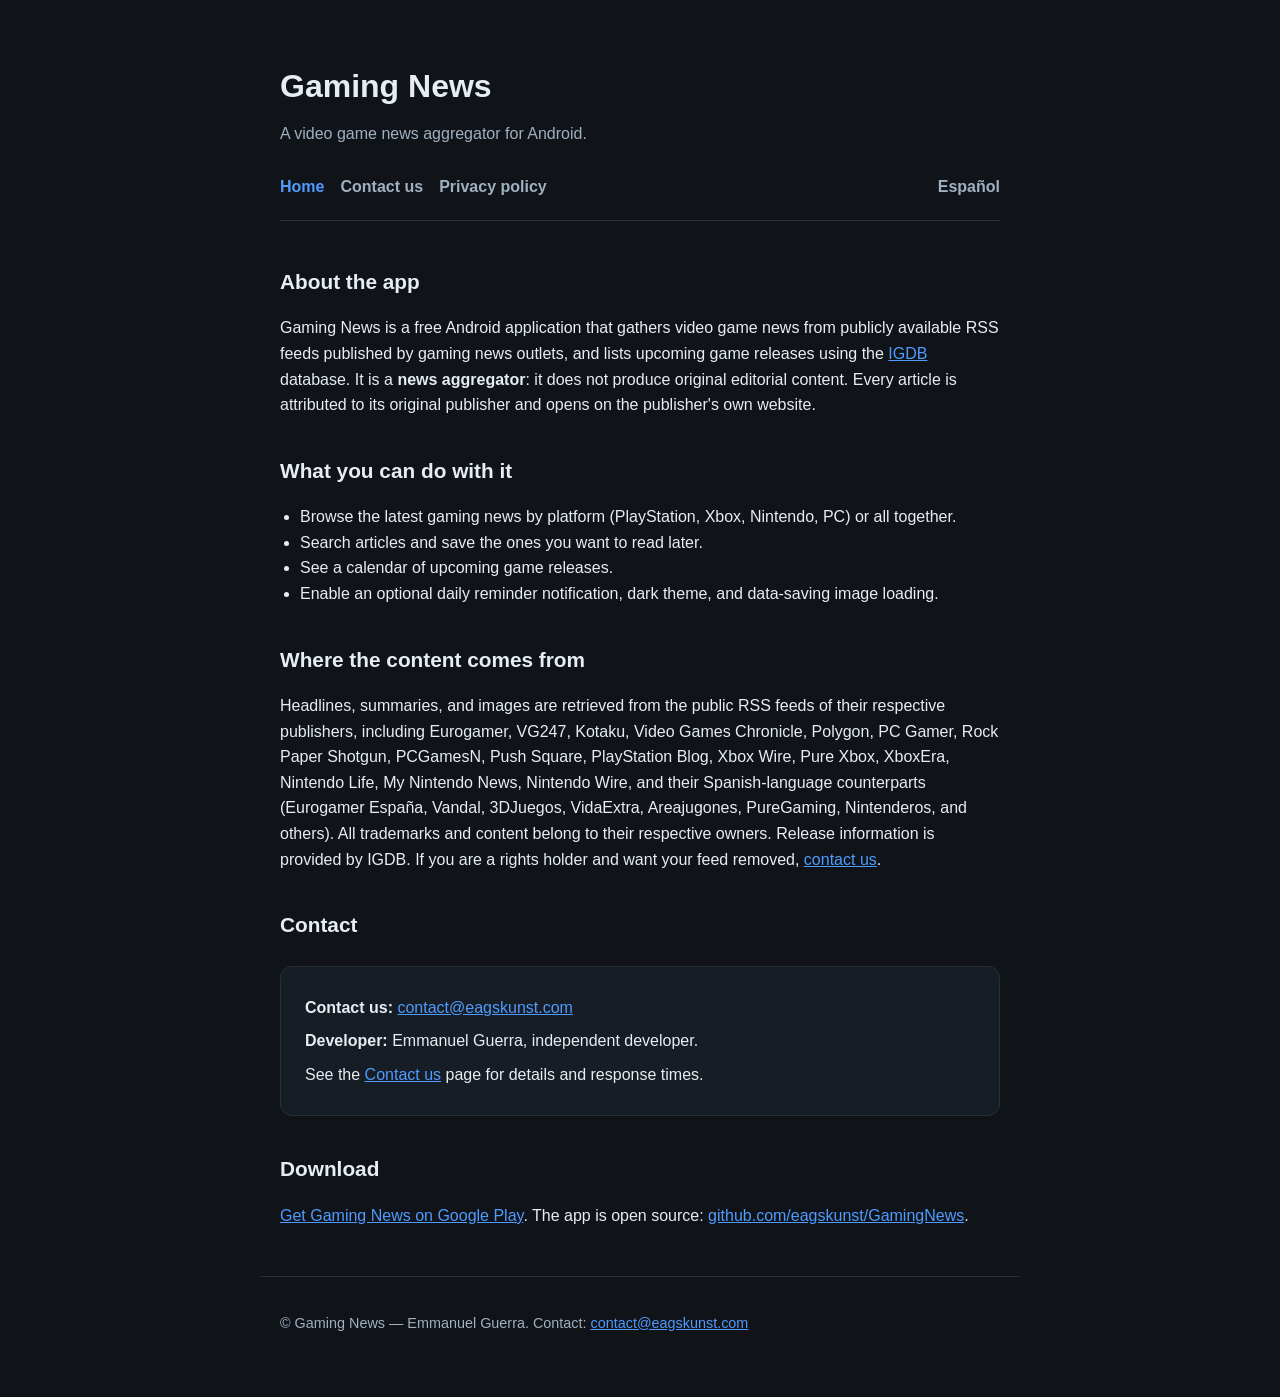
<file: docs/index.html>
<!DOCTYPE html>
<html lang="en">
<head>
    <meta charset="utf-8">
    <meta name="viewport" content="width=device-width, initial-scale=1">
    <title>Gaming News — Video game news aggregator for Android</title>
    <meta name="description" content="Gaming News is an Android app that aggregates video game news from public RSS feeds and shows upcoming game releases. Contact the developer at contact@eagskunst.com.">
    <link rel="canonical" href="https://eagskunst.github.io/GamingNews/">
    <link rel="stylesheet" href="assets/styles.css">
</head>
<body>
<header>
    <h1>Gaming News</h1>
    <p class="tagline">A video game news aggregator for Android.</p>
    <nav>
        <a href="index.html" aria-current="page">Home</a>
        <a href="contact.html">Contact us</a>
        <a href="privacy.html">Privacy policy</a>
        <a class="lang-switch" href="es/index.html">Español</a>
    </nav>
</header>

<main>
    <h2>About the app</h2>
    <p>
        Gaming News is a free Android application that gathers video game news from publicly available
        RSS feeds published by gaming news outlets, and lists upcoming game releases using the
        <a href="https://www.igdb.com/" rel="noopener">IGDB</a> database. It is a
        <strong>news aggregator</strong>: it does not produce original editorial content. Every article
        is attributed to its original publisher and opens on the publisher's own website.
    </p>

    <h2>What you can do with it</h2>
    <ul>
        <li>Browse the latest gaming news by platform (PlayStation, Xbox, Nintendo, PC) or all together.</li>
        <li>Search articles and save the ones you want to read later.</li>
        <li>See a calendar of upcoming game releases.</li>
        <li>Enable an optional daily reminder notification, dark theme, and data-saving image loading.</li>
    </ul>

    <h2>Where the content comes from</h2>
    <p>
        Headlines, summaries, and images are retrieved from the public RSS feeds of their respective
        publishers, including Eurogamer, VG247, Kotaku, Video Games Chronicle, Polygon, PC Gamer,
        Rock Paper Shotgun, PCGamesN, Push Square, PlayStation Blog, Xbox Wire, Pure Xbox, XboxEra,
        Nintendo Life, My Nintendo News, Nintendo Wire, and their Spanish-language counterparts
        (Eurogamer España, Vandal, 3DJuegos, VidaExtra, Areajugones, PureGaming, Nintenderos, and others).
        All trademarks and content belong to their respective owners. Release information is provided by IGDB.
        If you are a rights holder and want your feed removed, <a href="contact.html">contact us</a>.
    </p>

    <h2>Contact</h2>
    <div class="card">
        <p><strong>Contact us:</strong> <a href="mailto:contact@eagskunst.com">contact@eagskunst.com</a></p>
        <p><strong>Developer:</strong> Emmanuel Guerra, independent developer.</p>
        <p>See the <a href="contact.html">Contact us</a> page for details and response times.</p>
    </div>

    <h2>Download</h2>
    <p>
        <a href="https://play.google.com/store/apps/details?id=com.eagskunst.emmanuel.gamingnews" rel="noopener">Get Gaming News on Google Play</a>.
        The app is open source: <a href="https://github.com/eagskunst/GamingNews" rel="noopener">github.com/eagskunst/GamingNews</a>.
    </p>
</main>

<footer>
    <p>© Gaming News — Emmanuel Guerra. Contact: <a href="mailto:contact@eagskunst.com">contact@eagskunst.com</a></p>
</footer>
</body>
</html>
</file>
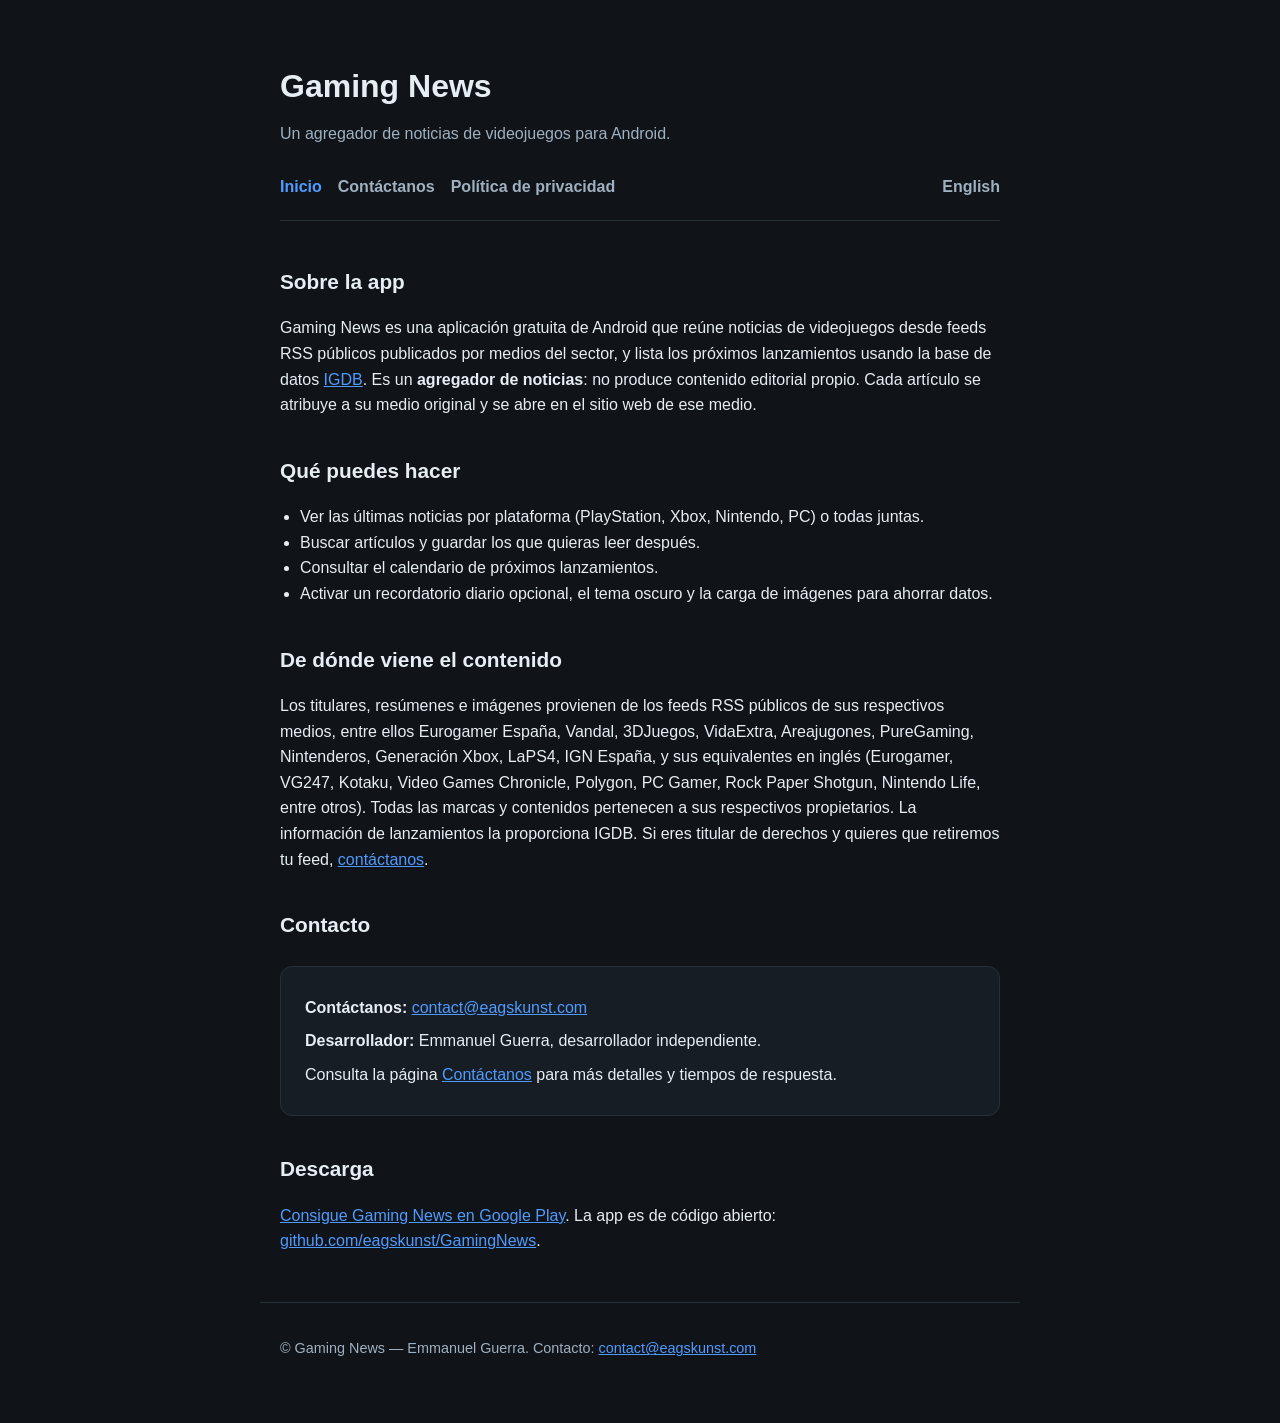
<file: docs/es/index.html>
<!DOCTYPE html>
<html lang="es">
<head>
    <meta charset="utf-8">
    <meta name="viewport" content="width=device-width, initial-scale=1">
    <title>Gaming News — Agregador de noticias de videojuegos para Android</title>
    <meta name="description" content="Gaming News es una app de Android que agrega noticias de videojuegos desde feeds RSS públicos y muestra los próximos lanzamientos. Contacto: contact@eagskunst.com.">
    <link rel="canonical" href="https://eagskunst.github.io/GamingNews/es/">
    <link rel="stylesheet" href="../assets/styles.css">
</head>
<body>
<header>
    <h1>Gaming News</h1>
    <p class="tagline">Un agregador de noticias de videojuegos para Android.</p>
    <nav>
        <a href="index.html" aria-current="page">Inicio</a>
        <a href="contact.html">Contáctanos</a>
        <a href="privacy.html">Política de privacidad</a>
        <a class="lang-switch" href="../index.html">English</a>
    </nav>
</header>

<main>
    <h2>Sobre la app</h2>
    <p>
        Gaming News es una aplicación gratuita de Android que reúne noticias de videojuegos desde feeds RSS
        públicos publicados por medios del sector, y lista los próximos lanzamientos usando la base de datos
        <a href="https://www.igdb.com/" rel="noopener">IGDB</a>. Es un
        <strong>agregador de noticias</strong>: no produce contenido editorial propio. Cada artículo se
        atribuye a su medio original y se abre en el sitio web de ese medio.
    </p>

    <h2>Qué puedes hacer</h2>
    <ul>
        <li>Ver las últimas noticias por plataforma (PlayStation, Xbox, Nintendo, PC) o todas juntas.</li>
        <li>Buscar artículos y guardar los que quieras leer después.</li>
        <li>Consultar el calendario de próximos lanzamientos.</li>
        <li>Activar un recordatorio diario opcional, el tema oscuro y la carga de imágenes para ahorrar datos.</li>
    </ul>

    <h2>De dónde viene el contenido</h2>
    <p>
        Los titulares, resúmenes e imágenes provienen de los feeds RSS públicos de sus respectivos medios,
        entre ellos Eurogamer España, Vandal, 3DJuegos, VidaExtra, Areajugones, PureGaming, Nintenderos,
        Generación Xbox, LaPS4, IGN España, y sus equivalentes en inglés (Eurogamer, VG247, Kotaku,
        Video Games Chronicle, Polygon, PC Gamer, Rock Paper Shotgun, Nintendo Life, entre otros).
        Todas las marcas y contenidos pertenecen a sus respectivos propietarios. La información de
        lanzamientos la proporciona IGDB. Si eres titular de derechos y quieres que retiremos tu feed,
        <a href="contact.html">contáctanos</a>.
    </p>

    <h2>Contacto</h2>
    <div class="card">
        <p><strong>Contáctanos:</strong> <a href="mailto:contact@eagskunst.com">contact@eagskunst.com</a></p>
        <p><strong>Desarrollador:</strong> Emmanuel Guerra, desarrollador independiente.</p>
        <p>Consulta la página <a href="contact.html">Contáctanos</a> para más detalles y tiempos de respuesta.</p>
    </div>

    <h2>Descarga</h2>
    <p>
        <a href="https://play.google.com/store/apps/details?id=com.eagskunst.emmanuel.gamingnews" rel="noopener">Consigue Gaming News en Google Play</a>.
        La app es de código abierto: <a href="https://github.com/eagskunst/GamingNews" rel="noopener">github.com/eagskunst/GamingNews</a>.
    </p>
</main>

<footer>
    <p>© Gaming News — Emmanuel Guerra. Contacto: <a href="mailto:contact@eagskunst.com">contact@eagskunst.com</a></p>
</footer>
</body>
</html>
</file>
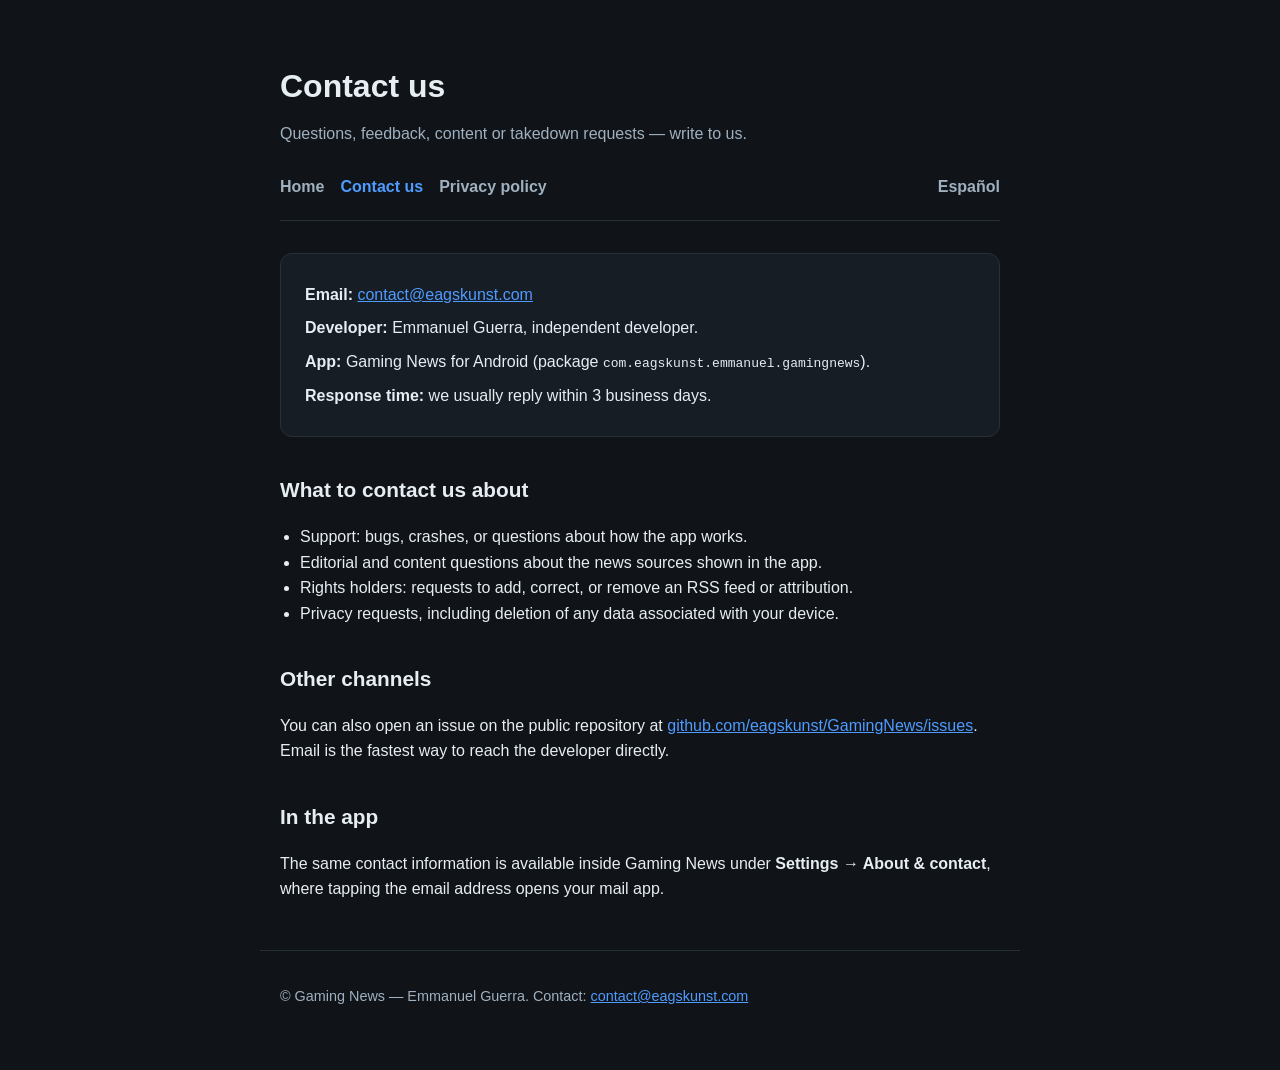
<file: docs/contact.html>
<!DOCTYPE html>
<html lang="en">
<head>
    <meta charset="utf-8">
    <meta name="viewport" content="width=device-width, initial-scale=1">
    <title>Contact us — Gaming News</title>
    <meta name="description" content="Contact the developer of the Gaming News Android app: contact@eagskunst.com.">
    <link rel="canonical" href="https://eagskunst.github.io/GamingNews/contact.html">
    <link rel="stylesheet" href="assets/styles.css">
</head>
<body>
<header>
    <h1>Contact us</h1>
    <p class="tagline">Questions, feedback, content or takedown requests — write to us.</p>
    <nav>
        <a href="index.html">Home</a>
        <a href="contact.html" aria-current="page">Contact us</a>
        <a href="privacy.html">Privacy policy</a>
        <a class="lang-switch" href="es/contact.html">Español</a>
    </nav>
</header>

<main>
    <div class="card">
        <p><strong>Email:</strong> <a href="mailto:contact@eagskunst.com">contact@eagskunst.com</a></p>
        <p><strong>Developer:</strong> Emmanuel Guerra, independent developer.</p>
        <p><strong>App:</strong> Gaming News for Android (package <code>com.eagskunst.emmanuel.gamingnews</code>).</p>
        <p><strong>Response time:</strong> we usually reply within 3 business days.</p>
    </div>

    <h2>What to contact us about</h2>
    <ul>
        <li>Support: bugs, crashes, or questions about how the app works.</li>
        <li>Editorial and content questions about the news sources shown in the app.</li>
        <li>Rights holders: requests to add, correct, or remove an RSS feed or attribution.</li>
        <li>Privacy requests, including deletion of any data associated with your device.</li>
    </ul>

    <h2>Other channels</h2>
    <p>
        You can also open an issue on the public repository at
        <a href="https://github.com/eagskunst/GamingNews/issues" rel="noopener">github.com/eagskunst/GamingNews/issues</a>.
        Email is the fastest way to reach the developer directly.
    </p>

    <h2>In the app</h2>
    <p>
        The same contact information is available inside Gaming News under
        <strong>Settings → About &amp; contact</strong>, where tapping the email address opens your mail app.
    </p>
</main>

<footer>
    <p>© Gaming News — Emmanuel Guerra. Contact: <a href="mailto:contact@eagskunst.com">contact@eagskunst.com</a></p>
</footer>
</body>
</html>
</file>
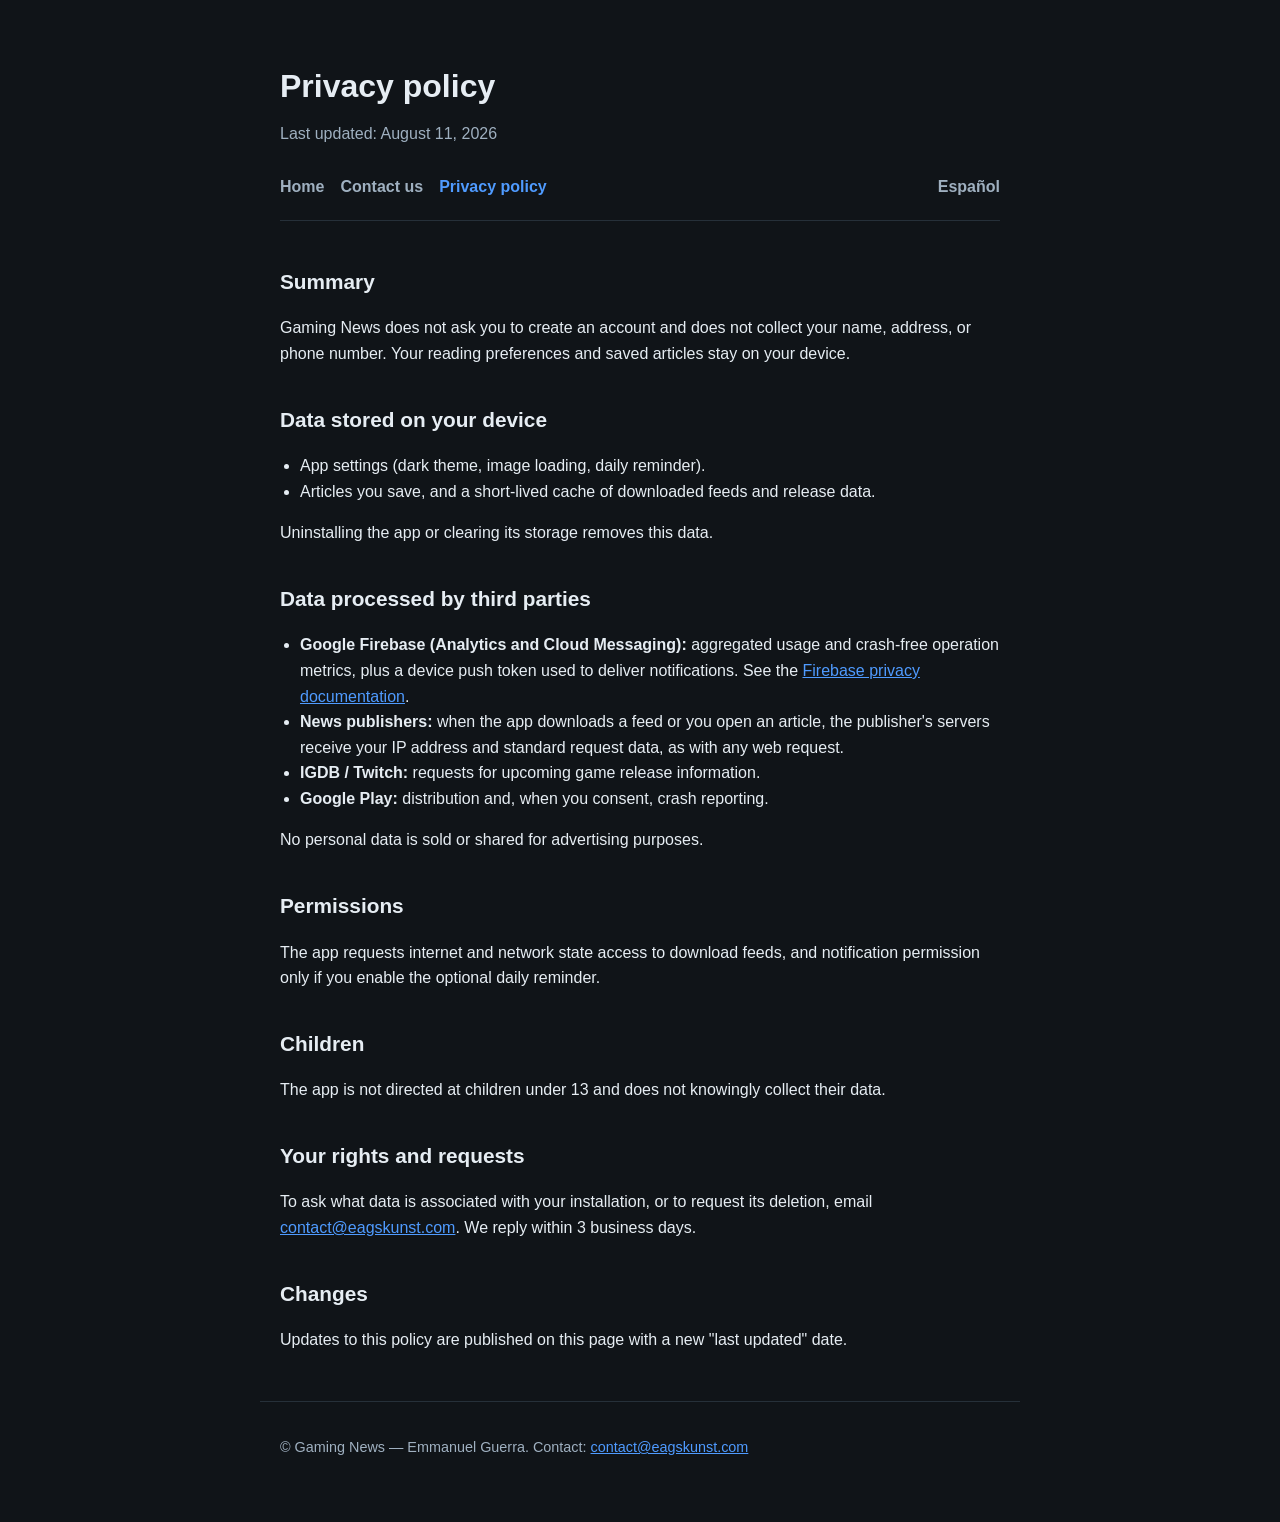
<file: docs/privacy.html>
<!DOCTYPE html>
<html lang="en">
<head>
    <meta charset="utf-8">
    <meta name="viewport" content="width=device-width, initial-scale=1">
    <title>Privacy policy — Gaming News</title>
    <meta name="description" content="Privacy policy for the Gaming News Android app.">
    <link rel="canonical" href="https://eagskunst.github.io/GamingNews/privacy.html">
    <link rel="stylesheet" href="assets/styles.css">
</head>
<body>
<header>
    <h1>Privacy policy</h1>
    <p class="tagline">Last updated: August 11, 2026</p>
    <nav>
        <a href="index.html">Home</a>
        <a href="contact.html">Contact us</a>
        <a href="privacy.html" aria-current="page">Privacy policy</a>
        <a class="lang-switch" href="es/privacy.html">Español</a>
    </nav>
</header>

<main>
    <h2>Summary</h2>
    <p>
        Gaming News does not ask you to create an account and does not collect your name, address, or
        phone number. Your reading preferences and saved articles stay on your device.
    </p>

    <h2>Data stored on your device</h2>
    <ul>
        <li>App settings (dark theme, image loading, daily reminder).</li>
        <li>Articles you save, and a short-lived cache of downloaded feeds and release data.</li>
    </ul>
    <p>Uninstalling the app or clearing its storage removes this data.</p>

    <h2>Data processed by third parties</h2>
    <ul>
        <li>
            <strong>Google Firebase (Analytics and Cloud Messaging):</strong> aggregated usage and crash-free
            operation metrics, plus a device push token used to deliver notifications. See the
            <a href="https://firebase.google.com/support/privacy" rel="noopener">Firebase privacy documentation</a>.
        </li>
        <li>
            <strong>News publishers:</strong> when the app downloads a feed or you open an article, the publisher's
            servers receive your IP address and standard request data, as with any web request.
        </li>
        <li>
            <strong>IGDB / Twitch:</strong> requests for upcoming game release information.
        </li>
        <li>
            <strong>Google Play:</strong> distribution and, when you consent, crash reporting.
        </li>
    </ul>
    <p>No personal data is sold or shared for advertising purposes.</p>

    <h2>Permissions</h2>
    <p>
        The app requests internet and network state access to download feeds, and notification permission
        only if you enable the optional daily reminder.
    </p>

    <h2>Children</h2>
    <p>The app is not directed at children under 13 and does not knowingly collect their data.</p>

    <h2>Your rights and requests</h2>
    <p>
        To ask what data is associated with your installation, or to request its deletion, email
        <a href="mailto:contact@eagskunst.com">contact@eagskunst.com</a>. We reply within 3 business days.
    </p>

    <h2>Changes</h2>
    <p>Updates to this policy are published on this page with a new "last updated" date.</p>
</main>

<footer>
    <p>© Gaming News — Emmanuel Guerra. Contact: <a href="mailto:contact@eagskunst.com">contact@eagskunst.com</a></p>
</footer>
</body>
</html>
</file>
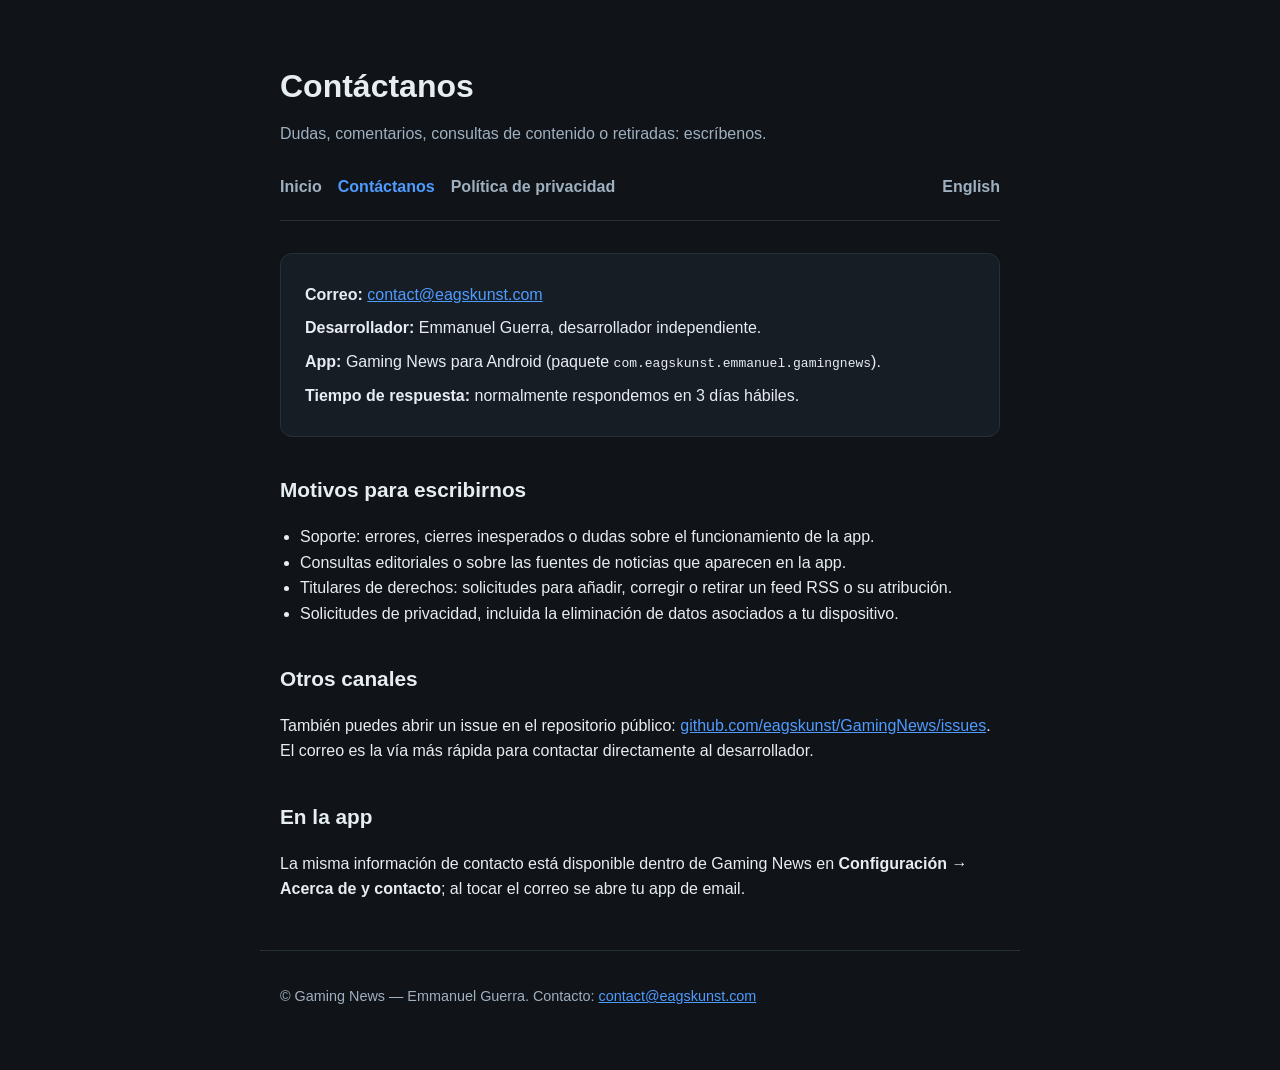
<file: docs/es/contact.html>
<!DOCTYPE html>
<html lang="es">
<head>
    <meta charset="utf-8">
    <meta name="viewport" content="width=device-width, initial-scale=1">
    <title>Contáctanos — Gaming News</title>
    <meta name="description" content="Contacta al desarrollador de la app Gaming News para Android: contact@eagskunst.com.">
    <link rel="canonical" href="https://eagskunst.github.io/GamingNews/es/contact.html">
    <link rel="stylesheet" href="../assets/styles.css">
</head>
<body>
<header>
    <h1>Contáctanos</h1>
    <p class="tagline">Dudas, comentarios, consultas de contenido o retiradas: escríbenos.</p>
    <nav>
        <a href="index.html">Inicio</a>
        <a href="contact.html" aria-current="page">Contáctanos</a>
        <a href="privacy.html">Política de privacidad</a>
        <a class="lang-switch" href="../contact.html">English</a>
    </nav>
</header>

<main>
    <div class="card">
        <p><strong>Correo:</strong> <a href="mailto:contact@eagskunst.com">contact@eagskunst.com</a></p>
        <p><strong>Desarrollador:</strong> Emmanuel Guerra, desarrollador independiente.</p>
        <p><strong>App:</strong> Gaming News para Android (paquete <code>com.eagskunst.emmanuel.gamingnews</code>).</p>
        <p><strong>Tiempo de respuesta:</strong> normalmente respondemos en 3 días hábiles.</p>
    </div>

    <h2>Motivos para escribirnos</h2>
    <ul>
        <li>Soporte: errores, cierres inesperados o dudas sobre el funcionamiento de la app.</li>
        <li>Consultas editoriales o sobre las fuentes de noticias que aparecen en la app.</li>
        <li>Titulares de derechos: solicitudes para añadir, corregir o retirar un feed RSS o su atribución.</li>
        <li>Solicitudes de privacidad, incluida la eliminación de datos asociados a tu dispositivo.</li>
    </ul>

    <h2>Otros canales</h2>
    <p>
        También puedes abrir un issue en el repositorio público:
        <a href="https://github.com/eagskunst/GamingNews/issues" rel="noopener">github.com/eagskunst/GamingNews/issues</a>.
        El correo es la vía más rápida para contactar directamente al desarrollador.
    </p>

    <h2>En la app</h2>
    <p>
        La misma información de contacto está disponible dentro de Gaming News en
        <strong>Configuración → Acerca de y contacto</strong>; al tocar el correo se abre tu app de email.
    </p>
</main>

<footer>
    <p>© Gaming News — Emmanuel Guerra. Contacto: <a href="mailto:contact@eagskunst.com">contact@eagskunst.com</a></p>
</footer>
</body>
</html>
</file>
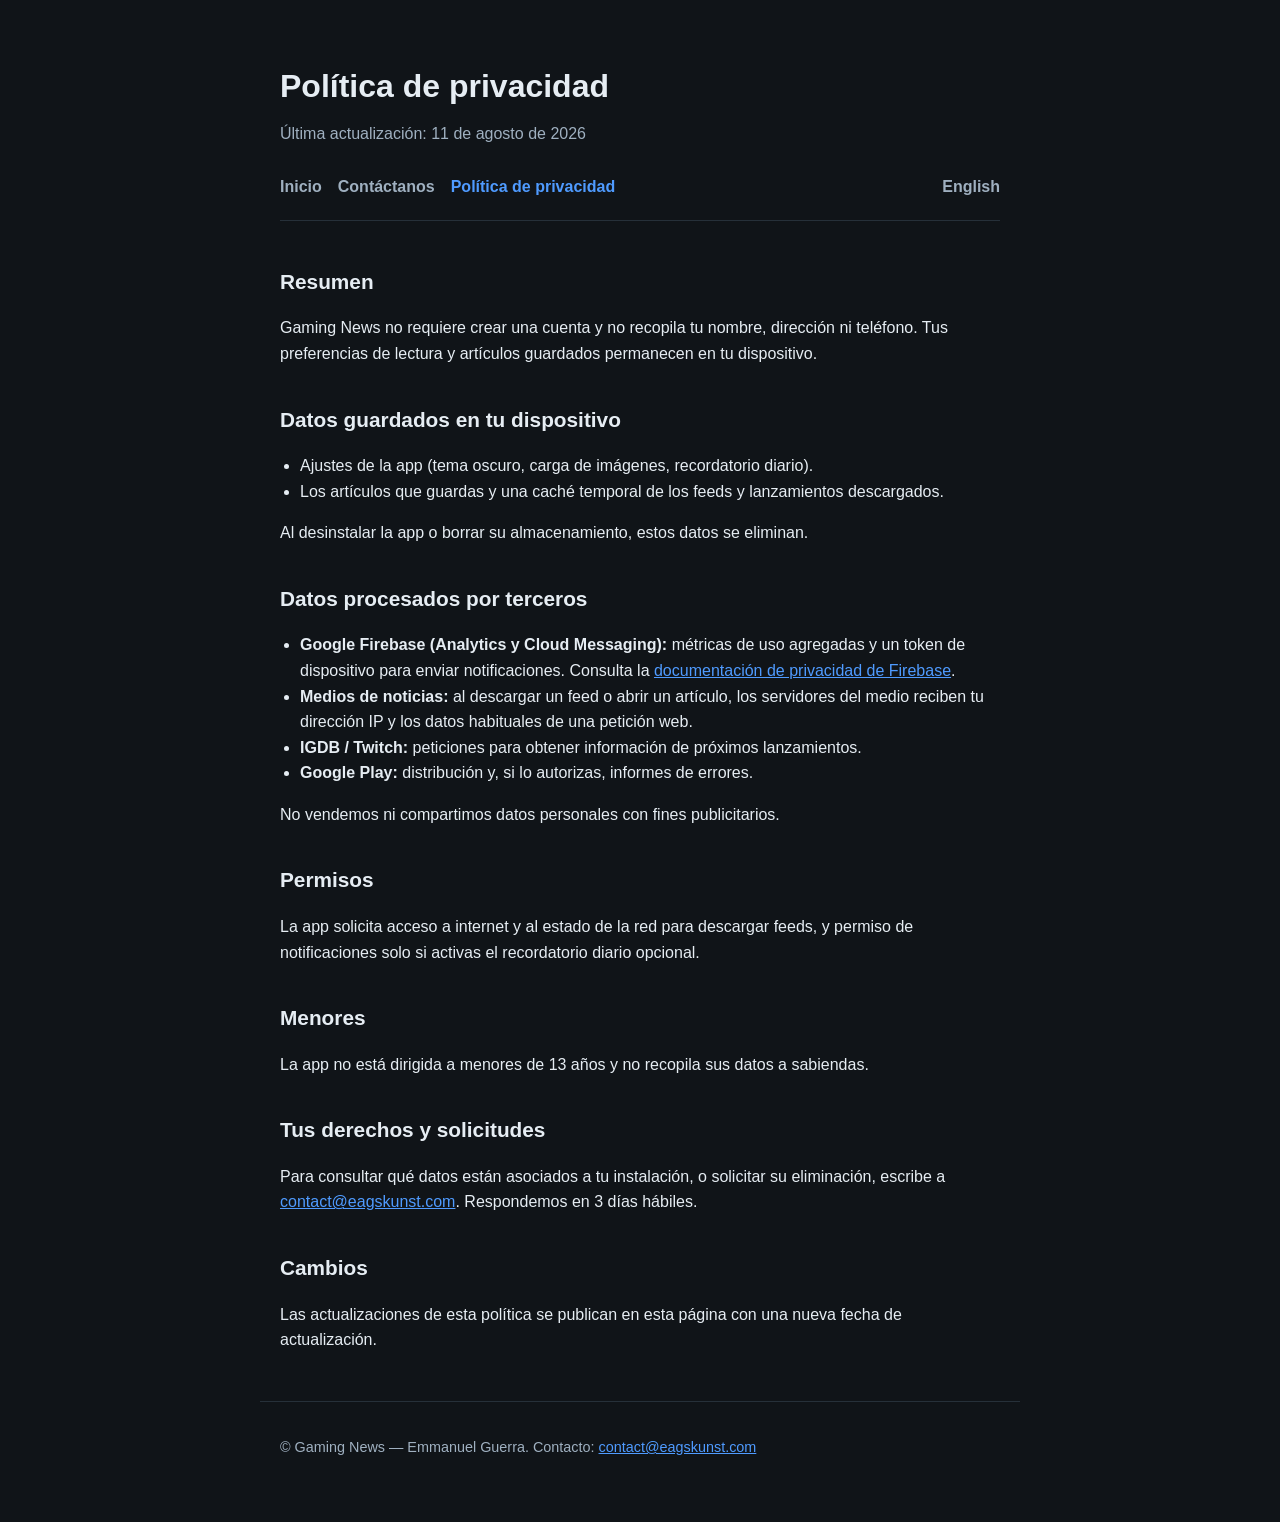
<file: docs/es/privacy.html>
<!DOCTYPE html>
<html lang="es">
<head>
    <meta charset="utf-8">
    <meta name="viewport" content="width=device-width, initial-scale=1">
    <title>Política de privacidad — Gaming News</title>
    <meta name="description" content="Política de privacidad de la app Gaming News para Android.">
    <link rel="canonical" href="https://eagskunst.github.io/GamingNews/es/privacy.html">
    <link rel="stylesheet" href="../assets/styles.css">
</head>
<body>
<header>
    <h1>Política de privacidad</h1>
    <p class="tagline">Última actualización: 11 de agosto de 2026</p>
    <nav>
        <a href="index.html">Inicio</a>
        <a href="contact.html">Contáctanos</a>
        <a href="privacy.html" aria-current="page">Política de privacidad</a>
        <a class="lang-switch" href="../privacy.html">English</a>
    </nav>
</header>

<main>
    <h2>Resumen</h2>
    <p>
        Gaming News no requiere crear una cuenta y no recopila tu nombre, dirección ni teléfono.
        Tus preferencias de lectura y artículos guardados permanecen en tu dispositivo.
    </p>

    <h2>Datos guardados en tu dispositivo</h2>
    <ul>
        <li>Ajustes de la app (tema oscuro, carga de imágenes, recordatorio diario).</li>
        <li>Los artículos que guardas y una caché temporal de los feeds y lanzamientos descargados.</li>
    </ul>
    <p>Al desinstalar la app o borrar su almacenamiento, estos datos se eliminan.</p>

    <h2>Datos procesados por terceros</h2>
    <ul>
        <li>
            <strong>Google Firebase (Analytics y Cloud Messaging):</strong> métricas de uso agregadas y un token
            de dispositivo para enviar notificaciones. Consulta la
            <a href="https://firebase.google.com/support/privacy" rel="noopener">documentación de privacidad de Firebase</a>.
        </li>
        <li>
            <strong>Medios de noticias:</strong> al descargar un feed o abrir un artículo, los servidores del medio
            reciben tu dirección IP y los datos habituales de una petición web.
        </li>
        <li>
            <strong>IGDB / Twitch:</strong> peticiones para obtener información de próximos lanzamientos.
        </li>
        <li>
            <strong>Google Play:</strong> distribución y, si lo autorizas, informes de errores.
        </li>
    </ul>
    <p>No vendemos ni compartimos datos personales con fines publicitarios.</p>

    <h2>Permisos</h2>
    <p>
        La app solicita acceso a internet y al estado de la red para descargar feeds, y permiso de
        notificaciones solo si activas el recordatorio diario opcional.
    </p>

    <h2>Menores</h2>
    <p>La app no está dirigida a menores de 13 años y no recopila sus datos a sabiendas.</p>

    <h2>Tus derechos y solicitudes</h2>
    <p>
        Para consultar qué datos están asociados a tu instalación, o solicitar su eliminación, escribe a
        <a href="mailto:contact@eagskunst.com">contact@eagskunst.com</a>. Respondemos en 3 días hábiles.
    </p>

    <h2>Cambios</h2>
    <p>Las actualizaciones de esta política se publican en esta página con una nueva fecha de actualización.</p>
</main>

<footer>
    <p>© Gaming News — Emmanuel Guerra. Contacto: <a href="mailto:contact@eagskunst.com">contact@eagskunst.com</a></p>
</footer>
</body>
</html>
</file>
<file: docs/assets/styles.css>
:root {
    --bg: #101418;
    --surface: #171d24;
    --border: #263039;
    --text: #e6edf3;
    --muted: #9fb0c0;
    --accent: #4f9bff;
}

* {
    box-sizing: border-box;
}

body {
    margin: 0;
    background: var(--bg);
    color: var(--text);
    font-family: -apple-system, BlinkMacSystemFont, "Segoe UI", Roboto, Helvetica, Arial, sans-serif;
    line-height: 1.6;
}

header,
main,
footer {
    max-width: 760px;
    margin: 0 auto;
    padding: 0 20px;
}

header {
    padding-top: 40px;
    padding-bottom: 8px;
}

nav {
    display: flex;
    flex-wrap: wrap;
    gap: 16px;
    padding: 12px 0 20px;
    border-bottom: 1px solid var(--border);
}

nav a {
    color: var(--muted);
    text-decoration: none;
    font-weight: 600;
}

nav a:hover,
nav a[aria-current="page"] {
    color: var(--accent);
}

h1 {
    font-size: 2rem;
    margin-bottom: 8px;
}

h2 {
    margin-top: 36px;
    font-size: 1.3rem;
}

a {
    color: var(--accent);
}

.tagline {
    color: var(--muted);
    margin-top: 0;
}

.card {
    background: var(--surface);
    border: 1px solid var(--border);
    border-radius: 12px;
    padding: 20px 24px;
    margin: 24px 0;
}

.card p {
    margin: 8px 0;
}

ul {
    padding-left: 20px;
}

footer {
    color: var(--muted);
    font-size: 0.9rem;
    border-top: 1px solid var(--border);
    margin-top: 48px;
    padding-top: 20px;
    padding-bottom: 48px;
}

.lang-switch {
    margin-left: auto;
}
</file>
